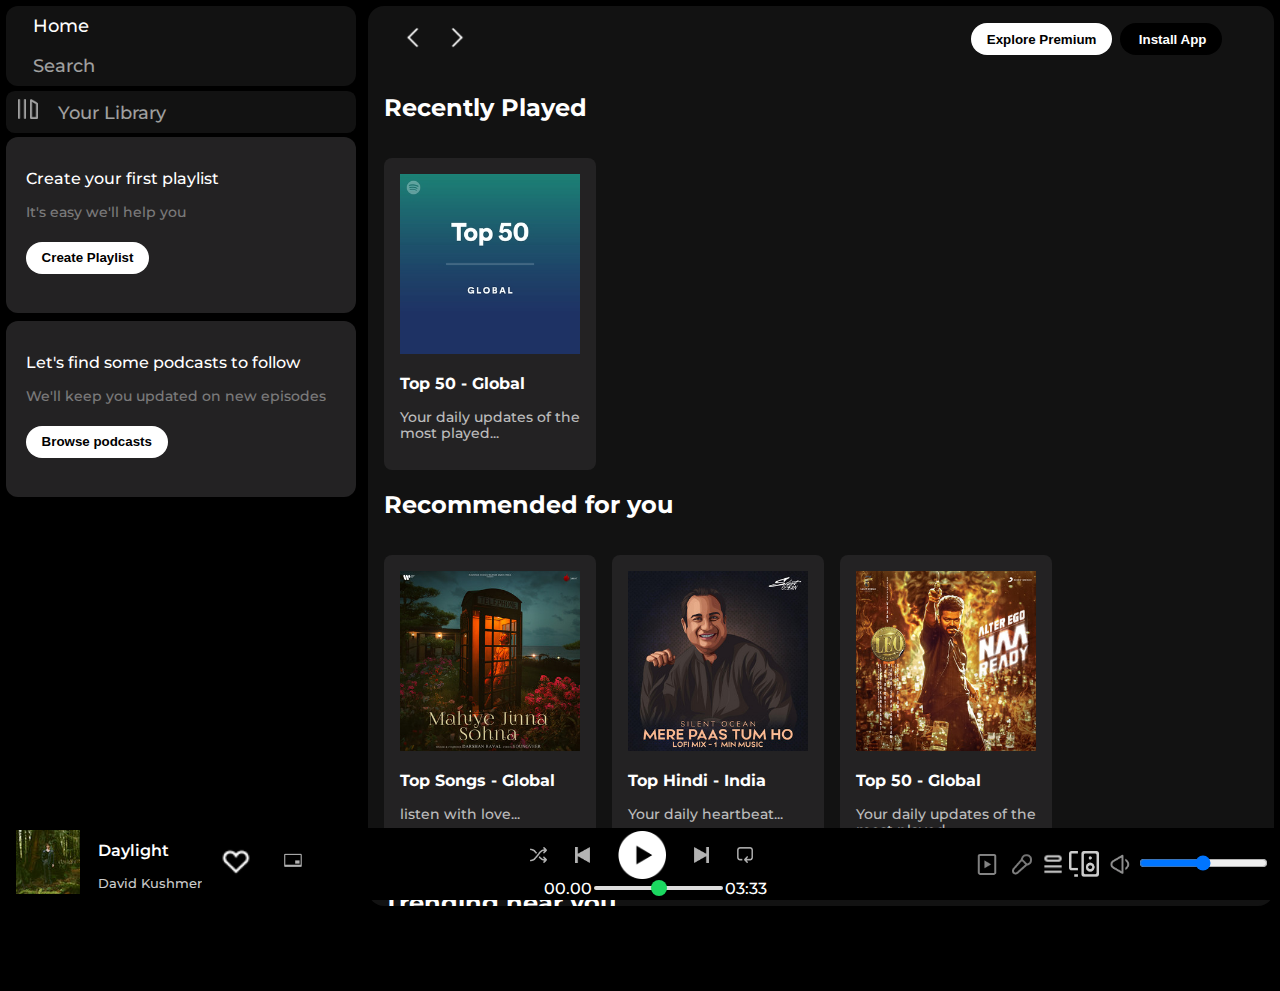
<file: index.html>
<!DOCTYPE html>
<html lang="en">
<head>
    <meta charset="UTF-8">
    <meta name="viewport" content="width=device-width, initial-scale=1.0">
    <title>Spotify - Web Player: Music for everyone</title>
    <link rel="stylesheet" href="Spotify.css">
    <link rel="icon" href="logo.png">
    <link rel="stylesheet" href="https://cdnjs.cloudflare.com/ajax/libs/font-awesome/6.6.0/css/all.min.css" integrity="sha512-Kc323vGBEqzTmouAECnVceyQqyqdsSiqLQISBL29aUW4U/M7pSPA/gEUZQqv1cwx4OnYxTxve5UMg5GT6L4JJg==" crossorigin="anonymous" referrerpolicy="no-referrer" />
    <link rel="preconnect" href="https://fonts.googleapis.com">
    <link rel="preconnect" href="https://fonts.gstatic.com" crossorigin>
    <link href="https://fonts.googleapis.com/css2?family=Montserrat:ital,wght@0,100..900;1,100..900&display=swap" rel="stylesheet">
</head>
<body>
  <div class="main">
    <div class="sidebar">
        <div class="nav">
            <div class="nav-option" style="opacity: 1;">
                <i class="fa-solid fa-house"></i>
                <a href="#">Home</a>
            </div>
            <div class="nav-option">
                <i class="fa-solid fa-magnifying-glass"></i>
                <a href="#">Search</a>
            </div>
        </div>
        <div class="library">
            <div class="options">
                <div class="lib-option nav-option">
                    <img src="./assets/library_icon.png" >
                    <a href="#">Your Library</a>
                </div>
                <div class="icons">
                    <i class="fa-solid fa-plus"></i>
                    <i class="fa-solid fa-arrow-right"></i>
                </div>
            </div>
            <div class="lib-box">
                <div class="box">
                    <p class="box-p1">Create your first playlist</p>
                    <p class="box-p2">It's easy we'll help you</p>
                    <button class="badge">Create Playlist</button>
                </div>
                <div class="box">
                    <p class="box-p1">Let's find some podcasts to follow</p>
                    <p class="box-p2">We'll keep you updated on new episodes</p>
                    <button class="badge">Browse podcasts</button>
                </div>
            </div>
        </div>   
    </div>
    <div class="main-content">
        <div class="sticky-nav">
            <div class="sticky-nav-icons">
                <img src="./assets/backward_icon.png">
                <img src="./assets/forward_icon.png" class="hide">
            </div>
            <div class="sticky-nav-options">
                <button class="badge hide">Explore Premium</button>
                <button class="badge" style="color: #fff; background-color: #000;"><i class="fa-regular fa-circle-down" style="margin-right: 0.20rem;"></i>Install App</button>
                <i class="fa-regular fa-user" style="margin-left:0.40rem;"></i>
            </div>  
        </div>
       <!-- CARDS -->
         <h2>Recently Played</h2>
            <div class="card-container">
                <div class="card">
                    <img src="./assets/card1img.jpeg" class="card-img">
                    <p class="card-title">Top 50 - Global</p>
                    <p class="card-info">Your daily updates of the most played...</p>
                </div>
            </div>

        <h2>Recommended for you</h2>
            <div class="card-container">
                <div class="card">
                    <img src="./assets/card2img.jpeg" class="card-img">
                    <p class="card-title">Top Songs - Global</p>
                    <p class="card-info">listen with love...</p>
                </div>

                <div class="card">
                    <img src="./assets/card3img.jpeg" class="card-img">
                    <p class="card-title">Top Hindi - India</p>
                    <p class="card-info">Your daily heartbeat...</p>
                </div>

                <div class="card">
                    <img src="./assets/card4img.jpeg" class="card-img">
                    <p class="card-title">Top 50 - Global</p>
                    <p class="card-info">Your daily updates of the most played...</p>
                </div>
            </div>

        <h2>Trending near you</h2>
            <div class="card-container">
                <div class="card">
                    <img src="./assets/card5img.jpeg" class="card-img">
                    <p class="card-title">Top Songs - Global</p>
                    <p class="card-info">listen with love...</p>
                </div>

                <div class="card">
                    <img src="./assets/card6img.jpeg" class="card-img">
                    <p class="card-title">Top 20s - Global</p>
                    <p class="card-info">listen with love...</p>
                </div>

                <div class="card">
                    <img src="./assets/card1img.jpeg" class="card-img">
                    <p class="card-title">Top 50 - Global</p>
                    <p class="card-info">listen with love...</p>
                </div>    
            </div>
            <div class="footer">
                <div class="line"></div>
            </div>
    </div>
    <div class="music-player">
        <div class="album">
            <div class="album-picture">
                <img src="./assets/album_picture.jpeg">
            </div>
            <div class="album-p">
                <p class="p1">Daylight</p>
                <p class="p2">David Kushmer</p>
            </div>
            <div class="album-icon"> 
                <img src="./assets/album_icon1.png">
                <img src="./assets/album_icon2.png">
            </div>    
        </div>
        <div class="player">
            <div class="player-controls">
                <img src="./assets/player_icon1.png" class="player-controls-icon">
                <img src="./assets/player_icon2.png" class="player-controls-icon">
                <img src="./assets/player_icon3.png" class="player-controls-icon" style="height: 3rem; opacity: 1;">
                <img src="./assets/player_icon4.png" class="player-controls-icon">
                <img src="./assets/player_icon5.png" class="player-controls-icon">
            </div>
            <div class="playback-bar">
                <span class="cuur-time">00.00</span>
                <input type="range" min="0" max="100" step="1" class="progress-bar">
                <span class="tot-time">03:33</span>
            </div>
        </div>
        <div class="music-controls">
            <img src="./assets/controls_icon1.png" class="music-control-icons" style="height: 3rem;">
            <img src="./assets/controld_icon2.png" class="music-control-icons" style="height: 3rem;">
            <img src="./assets/controls_icon3.png" class="music-control-icons">
            <img src="./assets/controls_icon4.png" class="music-control-icons">
            <img src="./assets/controls_icon5.png" class="music-control-icons" style="height: 3rem;">
            <div class="audio">
                <input type="range" min="0" max="100" step="10">
            </div>   
        </div>
    </div>
</div>
</body>
</html>
</file>
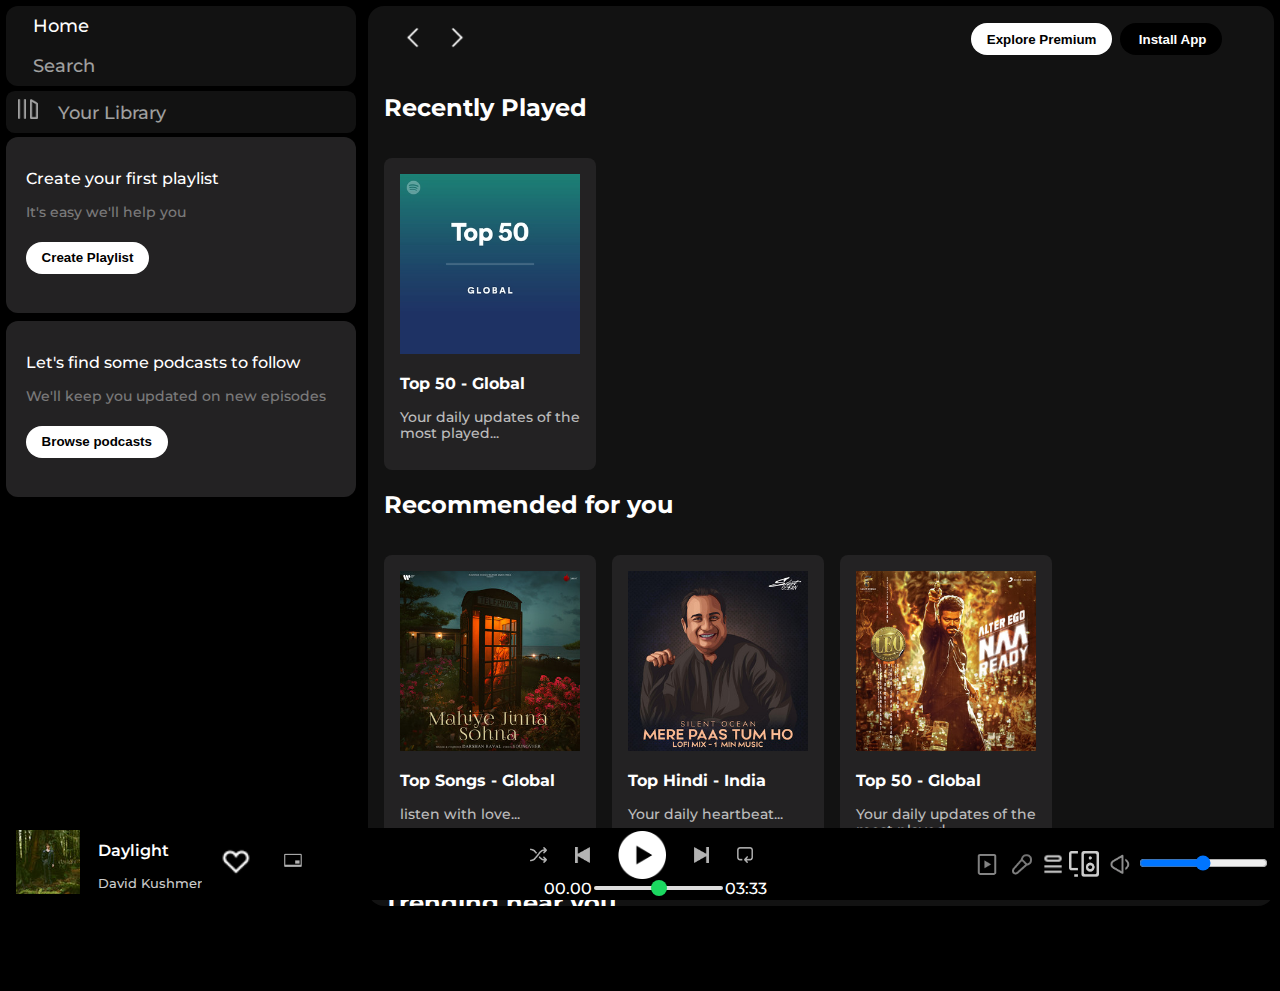
<file: Spotify.html>
<!DOCTYPE html>
<html lang="en">
<head>
    <meta charset="UTF-8">
    <meta name="viewport" content="width=device-width, initial-scale=1.0">
    <title>Spotify - Web Player: Music for everyone</title>
    <link rel="stylesheet" href="Spotify.css">
    <link rel="icon" href="logo.png">
    <link rel="stylesheet" href="https://cdnjs.cloudflare.com/ajax/libs/font-awesome/6.6.0/css/all.min.css" integrity="sha512-Kc323vGBEqzTmouAECnVceyQqyqdsSiqLQISBL29aUW4U/M7pSPA/gEUZQqv1cwx4OnYxTxve5UMg5GT6L4JJg==" crossorigin="anonymous" referrerpolicy="no-referrer" />
    <link rel="preconnect" href="https://fonts.googleapis.com">
    <link rel="preconnect" href="https://fonts.gstatic.com" crossorigin>
    <link href="https://fonts.googleapis.com/css2?family=Montserrat:ital,wght@0,100..900;1,100..900&display=swap" rel="stylesheet">
</head>
<body>
  <div class="main">
    <div class="sidebar">
        <div class="nav">
            <div class="nav-option" style="opacity: 1;">
                <i class="fa-solid fa-house"></i>
                <a href="#">Home</a>
            </div>
            <div class="nav-option">
                <i class="fa-solid fa-magnifying-glass"></i>
                <a href="#">Search</a>
            </div>
        </div>
        <div class="library">
            <div class="options">
                <div class="lib-option nav-option">
                    <img src="./assets/library_icon.png" >
                    <a href="#">Your Library</a>
                </div>
                <div class="icons">
                    <i class="fa-solid fa-plus"></i>
                    <i class="fa-solid fa-arrow-right"></i>
                </div>
            </div>
            <div class="lib-box">
                <div class="box">
                    <p class="box-p1">Create your first playlist</p>
                    <p class="box-p2">It's easy we'll help you</p>
                    <button class="badge">Create Playlist</button>
                </div>
                <div class="box">
                    <p class="box-p1">Let's find some podcasts to follow</p>
                    <p class="box-p2">We'll keep you updated on new episodes</p>
                    <button class="badge">Browse podcasts</button>
                </div>
            </div>
        </div>   
    </div>
    <div class="main-content">
        <div class="sticky-nav">
            <div class="sticky-nav-icons">
                <img src="./assets/backward_icon.png">
                <img src="./assets/forward_icon.png" class="hide">
            </div>
            <div class="sticky-nav-options">
                <button class="badge hide">Explore Premium</button>
                <button class="badge" style="color: #fff; background-color: #000;"><i class="fa-regular fa-circle-down" style="margin-right: 0.20rem;"></i>Install App</button>
                <i class="fa-regular fa-user" style="margin-left:0.40rem;"></i>
            </div>  
        </div>
       <!-- CARDS -->
        <h2>Recently Played</h2>
            <div class="card-container">
                <div class="card">
                    <img src="/assets/card1img.jpeg" class="card-img">
                    <p class="card-title">Top 50 - Global</p>
                    <p class="card-info">Your daily updates of the most played...</p>
                </div>
            </div>

        <h2>Recommended for you</h2>
            <div class="card-container">
                <div class="card">
                    <img src="/assets/card2img.jpeg" class="card-img">
                    <p class="card-title">Top Songs - Global</p>
                    <p class="card-info">listen with love...</p>
                </div>

                <div class="card">
                    <img src="assets/card3img.jpeg" class="card-img">
                    <p class="card-title">Top Hindi - India</p>
                    <p class="card-info">Your daily heartbeat...</p>
                </div>

                <div class="card">
                    <img src="/assets/card4img.jpeg" class="card-img">
                    <p class="card-title">Top 50 - Global</p>
                    <p class="card-info">Your daily updates of the most played...</p>
                </div>
            </div>

        <h2>Trending near you</h2>
            <div class="card-container">
                <div class="card">
                    <img src="/assets/card5img.jpeg" class="card-img">
                    <p class="card-title">Top Songs - Global</p>
                    <p class="card-info">listen with love...</p>
                </div>

                <div class="card">
                    <img src="/assets/card6img.jpeg" class="card-img">
                    <p class="card-title">Top 20s - Global</p>
                    <p class="card-info">listen with love...</p>
                </div>

                <div class="card">
                    <img src="assets/card1img.jpeg" class="card-img">
                    <p class="card-title">Top 50 - Global</p>
                    <p class="card-info">listen with love...</p>
                </div>
            </div>
            <div class="footer">
                <div class="line"></div>
            </div>
    </div>
    <div class="music-player">
        <div class="album">
            <div class="album-picture">
                <img src="./assets/album_picture.jpeg">
            </div>
            <div class="album-p">
                <p class="p1">Daylight</p>
                <p class="p2">David Kushmer</p>
            </div>
            <div class="album-icon"> 
                <img src="./assets/album_icon1.png">
                <img src="./assets/album_icon2.png">
            </div>    
        </div>
        <div class="player">
            <div class="player-controls">
                <img src="./assets/player_icon1.png" class="player-controls-icon">
                <img src="./assets/player_icon2.png" class="player-controls-icon">
                <img src="./assets/player_icon3.png" class="player-controls-icon" style="height: 3rem; opacity: 1;">
                <img src="./assets/player_icon4.png" class="player-controls-icon">
                <img src="./assets/player_icon5.png" class="player-controls-icon">
            </div>
            <div class="playback-bar">
                <span class="cuur-time">00.00</span>
                <input type="range" min="0" max="100" step="1" class="progress-bar">
                <span class="tot-time">03:33</span>
            </div>
        </div>
        <div class="music-controls">
            <img src="./assets/controls_icon1.png" class="music-control-icons" style="height: 3rem;">
            <img src="./assets/controld_icon2.png" class="music-control-icons" style="height: 3rem;">
            <img src="./assets/controls_icon3.png" class="music-control-icons">
            <img src="./assets/controls_icon4.png" class="music-control-icons">
            <img src="./assets/controls_icon5.png" class="music-control-icons" style="height: 3rem;">
            <div class="audio">
                <input type="range" min="0" max="100" step="10">
            </div>   
        </div>
    </div>
</div>
</body>
</html>
</file>
<file: Spotify.css>
body{
    font-family: 'Montserrat', sans-serif;
    font-weight: 500;
    margin: 0;
    background-color: #000;
    color: #fff;
    overflow: hidden;
}

.main{
    display: flex;
    height: 100vh;
    padding: 0.35rem;
}
.sidebar{
    background-color: #000;
    width: 350px;
    border-radius: 1rem; 
    margin-right: 0.75rem;
}

.main-content{
    background: #121212;
    flex: 1;
    overflow: auto;
    border-radius: 1rem;
    padding: 0 1rem;
}

.nav{
    border-radius: 0.75rem;
    background-color: #121212;
    display: flex;
    flex-direction: column;
    justify-content: center;
    height: 80px;
    width: 100%;
    line-height: 35px;
    text-decoration: none;
    color: #fff;
}

.nav-option{
    font-size: 1.11rem; 
    line-height: 1.5rem;
    /* margin-left: 20px;    */
    opacity: 0.6;
    padding: 0.5rem 0.75rem;
}

.nav-option:hover{
    opacity: 1;
}

.nav-option a{
    margin-left: 5px;
    padding: 10px;
    text-decoration: none;
    color: #fff;   
}

.library{
    height: 100%;
    background-color: #000;
    border-radius: 1rem;
    margin-top: 0.35rem;
}

.options{
    display: flex;
    justify-content: space-between;
    align-items: center;
    background-color: #121212;
    border-radius: 0.55rem;
}

.lib-option img{
    width: 1.25rem;
    height: 1.25rem;
}

.icons{
    font-size: 1.25rem;
    display: flex;
}
.icons i{
    opacity: 0.7;
    margin-right: 1rem;
}

.icons i:hover{
    opacity: 1;
}

.box{
    background-color: #232223;
    height: 9rem;
    border-radius: 0.75rem;
    margin: 0.25rem 0 0.5rem 0;
    padding: 1rem 1.25rem;
}

.box-p1{
    font-size: 1rem;
    font-weight: 500;
}

.box-p2{
    font-size: 0.85rem;
    opacity: 0.4;
}

.badge{
    background-color: white;
    border: none;
    border-radius: 100px;
    padding: 0.25rem 1rem;
    height: 2rem;
    font-weight: 700;
    margin-top: 0.5rem;
    width: fit-content;
}

.sticky-nav{
    position: sticky;
    background-color: #121212;
    top: 0;
    display: flex;
    align-items: center;
    justify-content: space-between;
    padding: 1rem 0 1rem 0;
    z-index: 10;
}

.sticky-nav-icons img{
    height: 1.45rem;
    width: 1.45rem;
    margin-left: 1.10rem;
}

.sticky-nav-options{
    margin-right: 1.75rem ;
}

.sticky-nav-options button{
    margin: 0.10rem;
}

@media(max-width:1000px){
    .hide{
        display: none;
    }
}

.card-container{
    display: flex;
    /* flex-wrap: wrap; */
}

.card{
    width: 180px;
    background-color: #232223;
    border-radius: 0.5rem;
    margin-top: 1rem;
    margin-right: 1rem;
    padding: 1rem;
}

.card img{
    width: 100%;
}

.card-title{
    font-weight: 700;
}

.card-info{
    font-size: 0.86rem;
    opacity: 0.7;
}

.footer{
    height: 300px;
    justify-content: center;
    align-items: center;
    display: flex;
}

.line{
    width: 90%;
    height: 90%;
    margin-top: 90px;
    border-top: 2px solid #fff;
    opacity: 0.4;
    align-items: center;

}

.music-player{
    background-color: #000;
    position: fixed;
    bottom: 0;  
    width: 100%;
    height: 72px;
    display: flex;
    align-items: center;
    justify-content: space-between;

}

.album{
    width: 25%;
    display: flex;
    justify-content: space-between;
    align-items: center;
    margin: 10px;
}

.album-picture{
    align-items: center;
}


.album-p .p1{
    font-size: 1rem;
    font-weight: 600;
}

.album-p .p2{
    font-size: 0.8rem;
    opacity: 0.8;
}

.album-icon img{
    height: 2rem;
    margin-right: 1.5rem;
}
.player{
    width: 50%;
    justify-content: center;
    justify-items: center;
    margin-top: 1rem;
    margin-bottom: 1rem;
}

.player-controls-icon{
    height: 1rem;
    margin-right: 1.75rem;
    opacity: 0.7;
    justify-content: center;
    align-items: center;
}

.player-controls-icon:hover{
    opacity: 1;
}

.player-controls{
    display: flex;
    align-items: center;
    justify-content: center;
}

.playback-bar{
    display: flex;
    justify-content: center;
    align-items: center;
}

.progress-bar{
    appearance: none;
    width: 70%;
    border-radius: 2rem;
    height: 0.25rem;
    background-color: transparent;
    cursor: pointer;
}

.progress-bar::-webkit-slider-runnable-track{
    background-color: #ddd;
    border-radius: 100px;
    height: 0.2rem;
}

.progress-bar::-webkit-slider-thumb{
    appearance: none;
    height: 1rem;
    width: 1rem;
    background-color: #1bd760;
    border-radius: 50%;
    margin-top: -6px;
}


.music-controls{
    width: 25%;
    display: flex;
    justify-content: space-between;
    align-items: center;
}

.music-controls img{
    height: 1.6rem;
    opacity: 0.8;
}

.music-controls img:hover{
    opacity: 1;
}

.audio{
    margin-right: 1rem;
}
</file>
